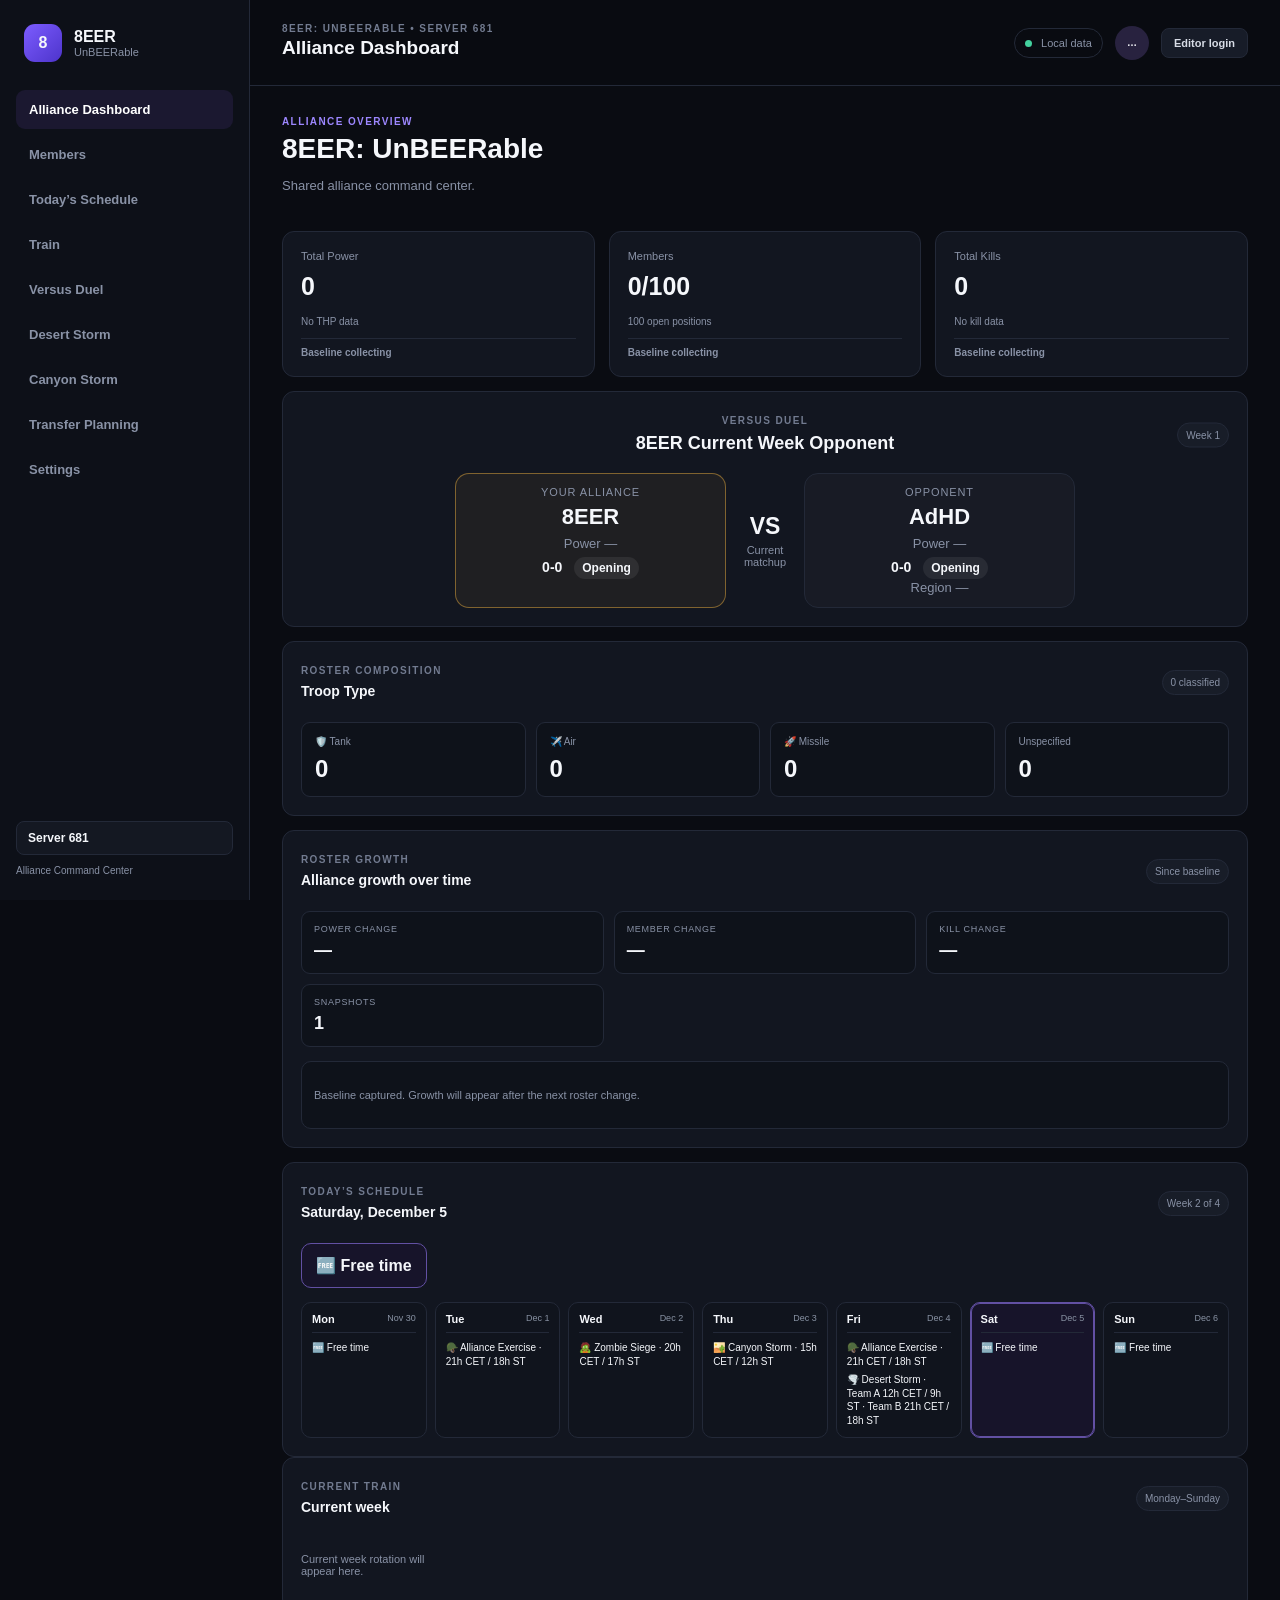
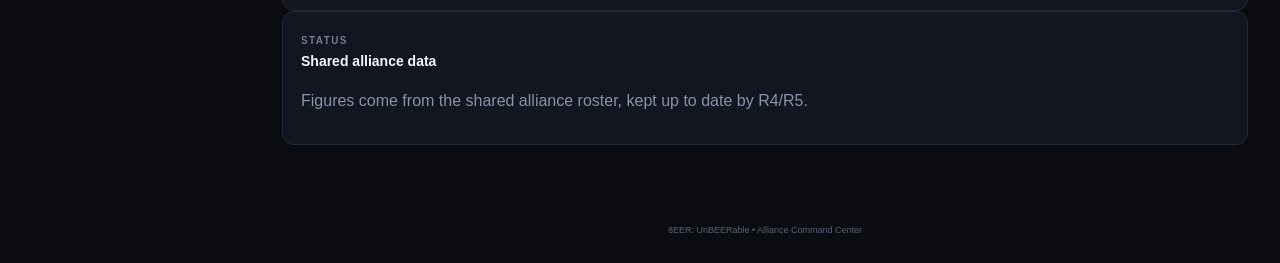
<file: index.html>
<!doctype html>
<html lang="en">
<head>
<meta charset="utf-8"><meta name="viewport" content="width=device-width,initial-scale=1,viewport-fit=cover">
<meta name="theme-color" content="#0a0c12"><meta name="app-version" content="2026-11-25.2"><meta name="description" content="8EER: UnBEERable alliance tracking dashboard."><meta name="robots" content="noindex,nofollow">
<link rel="icon" href="favicon.svg" type="image/svg+xml"><link rel="manifest" href="manifest.webmanifest"><link rel="stylesheet" href="styles.css">
<title>8EER: UnBEERable — Alliance Command Center</title>
</head><body>
<div class="app-shell">
<aside class="sidebar" id="sidebar"><div class="brand"><div class="brand-mark">8</div><div><strong>8EER</strong><span>UnBEERable</span></div></div>
<nav class="nav">
<button class="nav-item active" data-page="dashboard">Alliance Dashboard</button>
<button class="nav-item" data-page="members">Members</button>
<button class="nav-item" data-page="todays-schedule">Today’s Schedule</button>
<button class="nav-item" data-page="train">Train</button>
<button class="nav-item" data-page="vs">Versus Duel</button>
<button class="nav-item" data-page="desert-storm">Desert Storm</button>
<button class="nav-item" data-page="canyon-storm">Canyon Storm</button>
<button class="nav-item" data-page="transfer">Transfer Planning</button>
<button class="nav-item" data-page="settings">Settings</button>
</nav><div class="sidebar-footer"><div class="season-chip">Server 681</div><div class="muted small">Alliance Command Center</div></div></aside>
<main class="main"><div id="appNotice" class="app-notice" hidden></div><header class="topbar"><button class="menu-btn" id="menuBtn">☰</button><div><div class="eyebrow">8EER: UNBEERABLE • SERVER 681</div><h1 id="pageTitle">Alliance Dashboard</h1></div><div class="top-actions"><div class="status" id="cloudStatus"><span></span> Connecting…</div><div class="avatar">R5</div></div></header>
<section class="page active" id="dashboard"><div class="hero"><div><div class="eyebrow accent">ALLIANCE OVERVIEW</div><h2>8EER: UnBEERable</h2><p>Shared alliance command center.</p></div></div><div class="metric-grid dashboard-top-grid"><article class="metric"><span>Total Power</span><strong id="dashboardTotalPower">0</strong><small id="dashboardTotalPowerSource">No THP data</small><div class="metric-change" id="dashboardPowerChange">Baseline collecting</div></article><article class="metric"><span>Members</span><strong id="dashboardMemberCount">0/100</strong><small id="dashboardMemberSlots">100 open positions</small><div class="metric-change" id="dashboardMemberChange">Baseline collecting</div></article><article class="metric"><span>Total Kills</span><strong id="dashboardTotalKills">0</strong><small id="dashboardTotalKillsSource">No kill data</small><div class="metric-change" id="dashboardKillsChange">Baseline collecting</div></article></div><article class="panel dashboard-versus-metric"><div class="panel-head"><div><span class="eyebrow">VERSUS DUEL</span><h3>8EER Current Week Opponent</h3></div><span class="pill" id="dashboardVersusWeek">Week —</span></div><div id="dashboardVersusOpponent" class="today-events"><div class="train-empty">Current opponent will appear here.</div></div></article><article class="panel troop-type-panel" id="dashboardTroopTypes"><div class="panel-head"><div><span class="eyebrow">ROSTER COMPOSITION</span><h3>Troop Type</h3></div><span class="pill" id="troopTypeKnown">0 classified</span></div><div class="troop-type-grid"><div><span>🛡️ Tank</span><strong id="dashboardTankCount">0</strong></div><div><span>✈️ Air</span><strong id="dashboardAirCount">0</strong></div><div><span>🚀 Missile</span><strong id="dashboardMissileCount">0</strong></div><div><span>Unspecified</span><strong id="dashboardUnspecifiedCount">0</strong></div></div></article><article class="panel growth-panel"><div class="panel-head"><div><span class="eyebrow">ROSTER GROWTH</span><h3>Alliance growth over time</h3></div><span class="pill" id="growthPeriod">Since baseline</span></div><div class="growth-summary"><div><span>Power change</span><strong id="growthPowerDelta">—</strong></div><div><span>Member change</span><strong id="growthMemberDelta">—</strong></div><div><span>Kill change</span><strong id="growthKillsDelta">—</strong></div><div><span>Snapshots</span><strong id="growthSnapshotCount">1</strong></div></div><div id="dashboardGrowthTrend" class="growth-trend"><div class="train-empty">Baseline captured. Growth will appear after the next roster change.</div></div></article><article class="panel today-panel"><div class="panel-head"><div><span class="eyebrow">TODAY’S SCHEDULE</span><h3 id="dashboardTodayDate">Today</h3></div><span class="pill" id="dashboardRotationWeek">Week —</span></div><div id="dashboardTodayEvents" class="today-events"></div><div id="dashboardWeekEvents" class="dashboard-week-events"></div></article><article class="panel"><div class="panel-head"><div><span class="eyebrow">CURRENT TRAIN</span><h3 id="dashboardTrainWeek">Current week</h3></div><span class="pill">Monday–Sunday</span></div><div id="dashboardTrainSchedule" class="dashboard-train-schedule"><div class="train-empty">Current week rotation will appear here.</div></div></article><article class="panel"><div class="panel-head"><div><span class="eyebrow">STATUS</span><h3>Shared alliance data</h3></div></div><p class="muted">Figures come from the shared alliance roster, kept up to date by R4/R5.</p></article></section>
<section class="page" id="members"><div class="section-intro"><div><span class="eyebrow accent">ROSTER</span><h2>Members</h2><p id="memberCount">0 members</p></div><div class="member-actions"><button class="secondary" id="importMembersBtn">Import member list</button><button class="primary" id="addMemberBtn">+ Add member</button></div></div><input type="file" id="memberFileInput" accept=".xlsx,.xls,.xlsm,.csv,text/csv" hidden>
<article class="panel roster-sync-panel" id="rosterSyncStatus">
  <div class="panel-head"><div><span class="eyebrow">ROSTER SYNC</span><h3>Roster sync status</h3></div><span class="pill roster-sync-pill" id="rosterSyncPill">Checking…</span></div>
  <div class="roster-sync-grid">
    <div><span>Status</span><strong id="rosterSyncState">Checking…</strong></div>
    <div><span>Active members</span><strong id="rosterSyncRows">—</strong></div>
    <div><span>Last successful sync</span><strong id="rosterSyncTime">—</strong></div>
  </div>
  <p class="muted small" id="rosterSyncSource">Game member list (lw_sync)</p>
  <p class="roster-sync-error" id="rosterSyncError" hidden></p>
</article>
<div class="toolbar member-toolbar"><input id="memberSearch" placeholder="Search member names..."><select id="memberSort" aria-label="Sort members"><option value="thp">THP — highest to lowest</option><option value="kills">Kills — highest to lowest</option><option value="t1">T1 — highest to lowest</option><option value="type">Troop type — Tank → Air → Missile</option></select><button class="secondary" id="clearMemberSearch">Clear</button></div><article class="panel table-panel"><div class="panel-head"><div><span class="eyebrow">CURRENT ROSTER</span><h3>Member details</h3></div><span class="pill" id="visibleMemberCount">0 shown</span></div><table id="memberTable"><thead><tr><th>Member Name</th><th>THP</th><th>T1</th><th>Type</th><th>Kills</th><th>Actions</th></tr></thead><tbody></tbody></table><div id="memberEmptyState" class="empty-state" hidden>No members match your search.</div></article>
<div class="modal-backdrop" id="memberModal" hidden><div class="modal"><div class="modal-head"><h3 id="memberModalTitle">Add member</h3><button class="modal-close" id="closeMemberModal">×</button></div><label>Member Name<input id="memberNameInput"></label><label>THP<input id="memberPowerInput"></label><label>T1<input id="memberT1Input"></label><label>Type<input id="memberTypeInput"></label><label>Kills<input id="memberKillsInput" type="number" min="0" step="1" inputmode="numeric"></label><div class="modal-actions"><button class="secondary" id="cancelMemberBtn">Cancel</button><button class="primary" id="saveMemberBtn">Save member</button></div></div></div>
<div class="modal-backdrop" id="importModal" hidden><div class="modal"><div class="modal-head"><h3>Import preview</h3><button class="modal-close" id="closeImportModal">×</button></div><div id="sheetChooserWrap" hidden><label>Worksheet<select id="sheetChooser"></select></label></div><p id="importSummary" class="muted"></p><div class="preview-list" id="importPreview"></div><div class="modal-actions"><button class="secondary" id="cancelImportBtn">Cancel</button><button class="primary" id="replaceRosterBtn">Replace roster</button></div></div></div></section>
<section class="page" id="vs"><div class="section-intro"><div><span class="eyebrow accent">4-WEEK TOURNAMENT</span><h2>Versus Duel</h2><p>16 alliances · progressive W/L paths · every alliance plays all four weeks.</p></div><div class="member-actions"><button class="secondary" id="saveVersusBtn">Save Data</button><span class="pill" id="versusSaveStatus">Autosave on</span><button class="secondary" id="archiveVersusBtn">Complete & Archive Tournament</button><button class="secondary" id="undoVersusArchiveBtn">Undo latest archive</button><button class="secondary" id="resetVersusBtn">Reset tournament</button></div></div>
<article class="panel versus-prediction-panel"><div class="panel-head"><div><span class="eyebrow">POWER PREDICTION</span><h3>8EER Matchup Prediction</h3></div><span class="pill" id="versusPredictionWeek">Week —</span></div><div id="versusPrediction"><div class="train-empty">Enter alliance power to calculate the current matchup.</div></div></article>
<div class="versus-grid">
<article class="panel"><div class="panel-head"><div><span class="eyebrow">SETUP</span><h3>Teams</h3></div><span class="pill">Original order controls pairing</span></div><p class="muted">Enter all 16 alliance names and Power. Power is informational; pairings always follow original order within the exact W/L path.</p><div class="member-actions versus-import-actions"><button class="secondary" id="versusPictureBtn">Import from picture</button><input type="file" id="versusPictureInput" accept="image/*" hidden></div><div id="versusPictureReview" class="versus-picture-review" hidden><img id="versusPicturePreview" alt="Alliance list preview"><p class="muted" id="versusOcrStatus">Ready to scan.</p><textarea id="versusOcrText" class="train-email-text" placeholder="Detected text will appear here. Review it before importing."></textarea><div class="member-actions"><button class="secondary" id="versusApplyOcrBtn">Apply detected teams</button><button class="secondary" id="versusCancelOcrBtn">Cancel</button></div></div><div class="versus-team-list" id="versusTeamList"></div></article>
<article class="panel versus-standings-panel"><div class="panel-head"><div><span class="eyebrow">STANDINGS</span><h3>Teams / Standings</h3></div><span class="pill">Most wins first</span></div><div class="monthly-rotation"><table class="rotation-table versus-standings"><thead><tr><th>#</th><th>Alliance</th><th>Power</th><th>Nationality</th><th>W</th><th>L</th><th>Record</th><th>Path</th></tr></thead><tbody id="versusStandingsBody"></tbody></table></div></article>
</div>
<div class="versus-weeks" id="versusWeeks"></div><article class="panel"><div class="panel-head"><div><span class="eyebrow">HISTORY</span><h3>Tournament History</h3></div><span class="pill" id="versusHistoryCount">0 archived</span></div><p class="muted">Completed 4-week tournaments are kept for future matchup and prediction calculations.</p><div id="versusHistory" class="versus-history"></div></article>
</section>
<section class="page" id="desert-storm"><div class="section-intro"><div><span class="eyebrow accent">EVENT ROSTER</span><h2>Desert Storm</h2><p>Build Team A and Team B from the live alliance roster.</p></div><span class="pill" id="desertStormSaveStatus">Loading shared roster…</span></div>
<div class="desert-team-toolbar"><div class="desert-team-tabs"><button class="train-tab active" data-ds-team="a">Team A</button><button class="train-tab" data-ds-team="b">Team B</button><button class="train-tab" id="dsSkippedTab">Skipped Rotation</button></div><div class="ds-toolbar-actions"><button class="secondary" id="dsPictureBtn">Import Team A from picture</button><button class="primary ds-sync-btn" id="dsSyncMainBtn" disabled>SYNC THP DATA</button></div><input type="file" id="dsPictureInput" accept="image/*" hidden></div><div class="desert-picture-review" id="dsPictureReview" hidden><div class="panel-head"><div><span class="eyebrow">PICTURE IMPORT</span><h3 id="dsPictureTitle">Review Team A members</h3></div><button class="modal-close" id="dsPictureClose">×</button></div><div class="desert-picture-review-grid"><img id="dsPicturePreview" alt="Desert Storm team screenshot"><div><p class="muted">The screenshot is scanned for player names and THP. Review the detected values before applying them.</p><label class="ds-picture-date">Event date<input type="date" id="dsPictureEventDate"></label><textarea id="dsPictureNames" class="train-email-text" placeholder="OCR text will appear here. You can correct it before matching."></textarea></div></div><div id="dsPictureMatches" class="ds-picture-matches"></div><div class="member-actions"><button class="secondary" id="dsMatchPictureNames">Re-scan text</button><button class="secondary" id="dsApplyPictureNames" disabled>Stage roster + THP</button><button class="primary ds-sync-btn" id="dsSyncPictureData" disabled>SYNC</button><span class="muted small" id="dsPictureStatus">Picture loaded. Review names before applying.</span></div></div><div class="desert-team-summary"><article class="metric"><span id="dsTeamLabel">Team A</span><strong id="dsTeamFilled">0/30</strong><small>20 starters · 10 substitutes</small></article><article class="metric"><span>Starters</span><strong id="dsStarterCount">0/20</strong><small>Battle lineup</small></article><article class="metric"><span>Substitutes</span><strong id="dsSubCount">0/10</strong><small>Reserve lineup</small></article></div>
<article class="panel"><div class="panel-head"><div><span class="eyebrow">STARTING LINEUP</span><h3 id="dsStartersTitle">Team A · 20 Starters</h3></div><span class="pill">20 slots</span></div><div id="dsStarters" class="desert-roster-grid"></div></article>
<article class="panel"><div class="panel-head"><div><span class="eyebrow">SUBSTITUTES</span><h3 id="dsSubsTitle">Team A · 10 Subs</h3></div><span class="pill">10 slots</span></div><div id="dsSubs" class="desert-roster-grid desert-subs-grid"></div></article>
<div id="dsSkippedView" hidden><article class="panel"><div class="panel-head"><div><span class="eyebrow">FAIR ROTATION</span><h3>Skipped alliance members</h3></div><span class="pill">No repeat skips</span></div><p class="muted">Members skipped in the previous saved event cannot be skipped again in this event.</p><div class="ds-skip-controls"><label>Event date<input type="date" id="dsSkipDate"></label><label>Add member<select id="dsSkipMember"><option value="">Select eligible member</option></select></label><button class="secondary" id="dsAddSkipped">+ Add skipped member</button><button class="primary" id="dsSaveSkipped">Save event</button></div><div class="desert-team-summary"><article class="metric"><span>Skipped this event</span><strong id="dsSkipCount">0</strong></article><article class="metric"><span>Skipped last event</span><strong id="dsLastSkipCount">0</strong></article><article class="metric"><span>Eligible now</span><strong id="dsEligibleSkipCount">0</strong></article></div><div id="dsCurrentSkipped" class="ds-skip-chips"></div></article><article class="panel"><div class="panel-head"><div><span class="eyebrow">HISTORY</span><h3>Previous Desert Storm skips</h3></div><span class="pill" id="dsSkipHistoryCount">0 events</span></div><div id="dsSkipHistory" class="ds-skip-history"></div></article></div></section>
<section class="page" id="canyon-storm"><div class="section-intro"><div><span class="eyebrow accent">EVENT ROSTER</span><h2>Canyon Storm</h2><p>Build Team A and Team B from the live alliance roster.</p></div><span class="pill" id="canyonStormSaveStatus">Loading shared roster…</span></div>
<div class="desert-team-toolbar"><div class="desert-team-tabs"><button class="train-tab active" data-cs-team="a">Team A</button><button class="train-tab" data-cs-team="b">Team B</button></div><div class="ds-toolbar-actions"><button class="secondary" id="csPictureBtn">Import Team A from picture</button><button class="primary ds-sync-btn" id="csSyncMainBtn" disabled>SYNC THP DATA</button></div><input type="file" id="csPictureInput" accept="image/*" hidden></div>
<div class="desert-picture-review" id="csPictureReview" hidden><div class="panel-head"><div><span class="eyebrow">PICTURE IMPORT</span><h3 id="csPictureTitle">Review Team A members + THP</h3></div><button class="modal-close" id="csPictureClose">×</button></div><div class="desert-picture-review-grid"><img id="csPicturePreview" alt="Canyon Storm team screenshot"><div><p class="muted">The screenshot is scanned for player names and THP. Correct any detected THP before staging.</p><label class="ds-picture-date">Event date<input type="date" id="csPictureEventDate"></label><textarea id="csPictureNames" class="train-email-text" placeholder="OCR text will appear here. You can correct it before matching."></textarea></div></div><div id="csPictureMatches" class="ds-picture-matches"></div><div class="member-actions"><button class="secondary" id="csMatchPictureNames">Re-scan text</button><button class="secondary" id="csApplyPictureNames" disabled>Stage roster + THP</button><button class="primary ds-sync-btn" id="csSyncPictureData" disabled>SYNC</button><span class="muted small" id="csPictureStatus">Picture loaded. Review names before applying.</span></div></div>
<div class="desert-team-summary"><article class="metric"><span id="csTeamLabel">Team A</span><strong id="csTeamFilled">0/30</strong><small>20 starters · 10 substitutes</small></article><article class="metric"><span>Starters</span><strong id="csStarterCount">0/20</strong><small>Battle lineup</small></article><article class="metric"><span>Substitutes</span><strong id="csSubCount">0/10</strong><small>Reserve lineup</small></article></div>
<article class="panel"><div class="panel-head"><div><span class="eyebrow">STARTING LINEUP</span><h3 id="csStartersTitle">Team A · 20 Starters</h3></div><span class="pill">20 slots</span></div><div id="csStarters" class="desert-roster-grid"></div></article>
<article class="panel"><div class="panel-head"><div><span class="eyebrow">SUBSTITUTES</span><h3 id="csSubsTitle">Team A · 10 Subs</h3></div><span class="pill">10 slots</span></div><div id="csSubs" class="desert-roster-grid desert-subs-grid"></div></article></section>
<section class="page" id="transfer"><div class="section-intro"><div><span class="eyebrow accent">ROSTER MANAGEMENT</span><h2>Transfer Planning</h2><p>Plan transfer-seat capacity and applicants using the same calculation model as the transfer workbook.</p></div><button class="primary" id="transferAddBtn">Add applicant</button></div>
<div class="transfer-capacity-grid" id="transferCapacity"></div>
<article class="panel"><div class="panel-head"><div><span class="eyebrow">TRANSFER APPLICANTS</span><h3>Candidate planning table</h3></div><span class="pill" id="transferApplicantCount">0 applicants</span></div><p class="muted">Seat rank drives the capacity calculation. Limits: Elite 0 · Contributor 3 · Pioneer 30 · Follower 40.</p><div class="transfer-table-wrap"><table class="transfer-table"><thead><tr><th>#</th><th>Server</th><th>Name</th><th>Transfer Seat</th><th>Hero Power (M)</th><th>Preferred Alliance</th><th>Group</th><th>Comments</th><th></th></tr></thead><tbody id="transferRows"></tbody></table></div></article></section>
<section class="page" id="todays-schedule"><div class="section-intro"><div><span class="eyebrow accent">ALLIANCE PLANNING</span><h2>Today’s Schedule</h2><p>Weekly planning, reminders, and secret-task tracking for the alliance.</p></div></div>
<div class="schedule-sections"><article class="panel daily-email-panel"><div class="panel-head"><div><span class="eyebrow">DAILY EMAIL</span><h3>Today’s alliance message</h3></div><div class="member-actions"><button class="secondary" id="generateDailyEmailBtn">Generate email</button><button class="secondary" id="undoDailyEmailBtn" disabled>Undo</button><button class="secondary" id="copyDailyEmailBtn" disabled>Copy email</button></div></div><p class="muted">Builds today’s message from Weekly Calendar, Reminders, VS Strategy, and Shiny Secret Tasks.</p><textarea id="dailyEmailText" class="train-email-text" readonly placeholder="Select Generate email to build today’s message."></textarea><div id="dailyEmailStatus" class="muted small"></div></article>
<article class="panel"><div class="panel-head"><div><span class="eyebrow">CALENDAR</span><h3>Weekly Calendar</h3></div><div class="member-actions"><span class="pill" id="rotationBlockLabel">4-week rotation</span><button class="secondary" id="undoRotationBtn">Undo 4 weeks</button><button class="secondary" id="nextRotationBtn">Generate next 4 weeks</button></div></div>
<p class="muted">Marshal repeats every 2 days and Zombie Siege every 3 days. Canyon Storm is Thursday and Desert Storm is Friday. The next 4-week block continues from the previous block without resetting recurring-event intervals.</p>
<div class="monthly-rotation"><table class="rotation-table"><thead><tr><th>Day</th><th>Week 1</th><th>Week 2</th><th>Week 3</th><th>Week 4</th></tr></thead><tbody id="rotationCalendarBody"></tbody></table></div>
<div class="rotation-totals" id="rotationTotals"></div>
<p class="muted small rotation-note" id="rotationRange"></p>
</article>
<article class="panel"><div class="panel-head"><div><span class="eyebrow">REMINDERS</span><h3>Reminders</h3></div><span class="pill" id="reminderDay">Today</span></div>
<div class="reminder-list">
<div class="reminder-card" id="desertReminder"><div><strong>Desert Storm</strong><span>Monday – Wednesday</span></div><p>Reminder to sign up to Desert Storm</p></div>
<div class="reminder-card" id="canyonReminder"><div><strong>Canyon Storm</strong><span>Saturday – Tuesday</span></div><p>Reminder to sign up to Canyon Storm</p></div>
</div>
<div class="vs-addon"><button class="secondary vs-addon-toggle" id="vsStrategyToggle">VS Strategy <span>Automatic from prediction</span></button><div id="vsStrategyOptions" class="vs-strategy-options" hidden><p class="muted">Automatically follows the current 8EER power prediction.</p><div class="member-actions"><button class="secondary vs-choice" data-vs-strategy="push" disabled>Push in VS</button><button class="secondary vs-choice" data-vs-strategy="save" disabled>Save in VS</button></div><div id="vsStrategyStatus" class="vs-strategy-status">Waiting for matchup power data.</div></div></div>
</article>
<article class="panel"><div class="panel-head"><div><span class="eyebrow">SECRET TASKS</span><h3>Shiny Secret Tasks</h3></div><span class="pill">July–December 2026</span></div>
<p class="muted">Shiny Tasks 6-Month Rotation Schedule · July–December 2026 · Servers 677–804. Each date is shown in its assigned Group A, B, or C rotation color.</p>
<div class="shiny-calendar" id="shinyCalendar"></div>
<div class="shiny-legend"><div><span class="shiny-dot blue"></span><strong>Group A · Cycle 0</strong><small>Blue days · 43 servers</small></div><div><span class="shiny-dot green"></span><strong>Group B · Cycle 1</strong><small>Green days · 37 servers</small></div><div><span class="shiny-dot yellow"></span><strong>Group C · Cycle 2</strong><small>Yellow days · 48 servers</small></div></div>
</article>
</div></section>
<section class="page" id="train"><div class="section-intro"><div><span class="eyebrow accent">ALLIANCE TRAIN</span><h2>Train Rotation</h2><p>Fair weekly Conductor and VIP scheduling across the alliance roster.</p></div><div class="member-actions"><button class="secondary" id="trainRefreshBtn">Refresh</button><button class="secondary" id="undoTrainWeekBtn">Undo coming week</button><button class="primary" id="generateTrainWeekBtn">Generate coming week</button></div></div>
<div class="metric-grid three"><article class="metric"><span>Week</span><strong id="trainWeekLabel">—</strong><small>Monday–Sunday</small></article><article class="metric"><span>Conductor progress</span><strong id="conductorProgress">0/0</strong><small id="conductorCycle">Cycle 1</small></article><article class="metric"><span>VIP progress</span><strong id="vipProgress">0/0</strong><small id="vipCycle">Cycle 1</small></article></div>
<div class="train-tabs"><button class="train-tab active" data-train-tab="conductor">Conductor</button><button class="train-tab" data-train-tab="vip">VIP</button></div>
<div class="train-start-control"><label>Start both lists at # <input id="trainStartNumber" type="number" min="1" step="1" placeholder="Next"></label><span id="trainStartHint" class="muted">The chosen number applies to both Conductor and VIP. Leave blank to continue both saved rotations.</span></div>
<article class="panel"><div class="panel-head"><div><span class="eyebrow">COMING WEEK</span><h3 id="trainRoleTitle">Conductor schedule</h3></div><span class="pill">7 assignments</span></div><div id="trainSchedule" class="train-schedule"></div></article>
<article class="panel"><div class="panel-head"><div><span class="eyebrow">ROTATION ORDER</span><h3 id="trainQueueTitle">Conductor list</h3></div><span class="pill" id="trainEligibleCount">0 eligible</span></div><p class="muted">Only names currently in the alliance member roster are eligible. The original order is preserved.</p><div id="trainQueue" class="train-queue"></div></article>
<article class="panel" id="trainEmailPanel"><div class="panel-head"><div><span class="eyebrow">EMAIL / ANNOUNCEMENT</span><h3>Train rotation for next week</h3></div><button class="secondary" id="copyTrainEmailBtn">Copy email</button></div><p class="muted">Automatically generated from the saved coming-week rotation.</p><textarea id="trainEmailText" class="train-email-text" readonly placeholder="Generate the coming week to create the email."></textarea><div id="trainCopyStatus" class="muted small"></div></article><article class="panel"><div class="panel-head"><div><span class="eyebrow">HISTORY</span><h3>Previous weekly rotations</h3></div></div><div id="trainHistory" class="train-history"></div></article></section>
<section class="page" id="settings"><div class="section-intro"><div><span class="eyebrow accent">SYSTEM</span><h2>Settings</h2><p>Cloud and roster controls.</p></div></div><article class="panel"><div class="panel-head"><div><span class="eyebrow">SHARED DATABASE</span><h3>Supabase</h3></div><span class="pill" id="cloudSettingsStatus">Connecting</span></div><p id="cloudMessage" class="muted">Connecting to shared roster…</p><div class="member-actions"><button class="secondary" id="pullCloudBtn" disabled>Refresh from cloud</button><button class="danger-outline" id="resetRosterBtn">Clear roster</button></div></article></section>
<footer class="site-footer">8EER: UnBEERable • Alliance Command Center</footer></main></div>
<script src="app.js"></script></body></html>
</file>
<file: styles.css>
:root{--bg:#0a0c12;--sidebar:#0d1018;--panel:#121620;--panel2:#171c28;--border:#232938;--text:#f5f7fb;--muted:#8992a6;--accent:#7c5cff;--accent2:#9d87ff;--green:#43d19e;--red:#ff667a}
*{box-sizing:border-box}body{margin:0;background:var(--bg);color:var(--text);font-family:Inter,ui-sans-serif,-apple-system,BlinkMacSystemFont,"Segoe UI",Roboto,Arial,sans-serif}button,input,select{font:inherit}.sidebar{position:fixed;inset:0 auto 0 0;width:250px;background:var(--sidebar);border-right:1px solid var(--border);padding:24px 16px;display:flex;flex-direction:column;z-index:20}.brand{display:flex;align-items:center;gap:12px;padding:0 8px 28px}.brand-mark{width:38px;height:38px;border-radius:11px;background:linear-gradient(135deg,var(--accent),#4d34cb);display:grid;place-items:center;font-weight:800}.brand span{display:block;font-size:11px;color:var(--muted)}.nav{display:flex;flex-direction:column;gap:6px}.nav-item{border:0;background:transparent;color:var(--muted);text-align:left;padding:12px 13px;border-radius:9px;cursor:pointer;font-size:13px;font-weight:600}.nav-item:hover{background:#151925;color:#fff}.nav-item.active{background:#1b1830;color:#fff}.sidebar-footer{margin-top:auto}.season-chip{border:1px solid var(--border);background:#141822;border-radius:8px;padding:9px 11px;margin-bottom:10px;font-size:12px;font-weight:700}.small{font-size:10px}.muted{color:var(--muted)}.main{margin-left:250px;min-height:100vh}.topbar{height:86px;border-bottom:1px solid var(--border);display:flex;align-items:center;padding:0 32px;position:sticky;top:0;background:rgba(10,12,18,.92);backdrop-filter:blur(14px);z-index:10}.topbar h1{font-size:19px;margin:3px 0}.eyebrow{font-size:10px;letter-spacing:.14em;font-weight:800;color:#727b90}.eyebrow.accent{color:var(--accent2)}.top-actions{margin-left:auto;display:flex;align-items:center;gap:12px}.status{font-size:11px;color:var(--muted);border:1px solid var(--border);padding:8px 10px;border-radius:20px}.status span{display:inline-block;width:7px;height:7px;background:var(--green);border-radius:50%;margin-right:6px}.avatar{width:34px;height:34px;border-radius:50%;background:#28223f;display:grid;place-items:center;font-size:11px;font-weight:800}.menu-btn{display:none;border:1px solid var(--border);background:var(--panel);color:#fff;width:34px;height:34px;border-radius:9px;margin-right:12px}.page{display:none;padding:30px 32px 60px;max-width:1500px;margin:auto}.page.active{display:block}.hero,.section-intro{display:flex;justify-content:space-between;align-items:flex-end;margin-bottom:25px}.hero h2,.section-intro h2{font-size:28px;margin:6px 0}.hero p,.section-intro p{color:var(--muted);font-size:13px}.primary,.secondary,.danger-outline{border-radius:8px;padding:10px 14px;font-weight:700;font-size:11px;cursor:pointer}.primary{background:var(--accent);color:#fff;border:0}.secondary,.danger-outline{background:var(--panel2);color:#d7dce6;border:1px solid var(--border)}.danger-outline{color:var(--red);border-color:#5b2933}.metric-grid{display:grid;grid-template-columns:repeat(4,1fr);gap:14px;margin-bottom:14px}.metric-grid.three{grid-template-columns:repeat(3,1fr)}.metric,.panel{background:var(--panel);border:1px solid var(--border);border-radius:12px;padding:18px}.metric>span{display:block;color:var(--muted);font-size:11px}.metric strong{display:block;font-size:25px;margin:10px 0}.metric small{color:var(--muted);font-size:10px}.panel-head{display:flex;align-items:center;justify-content:space-between;margin-bottom:18px}.panel h3{margin:5px 0;font-size:14px}.pill{font-size:10px;color:var(--muted);background:#181d28;border:1px solid var(--border);padding:6px 8px;border-radius:20px}.toolbar,.member-actions{display:flex;gap:9px;margin-bottom:14px;flex-wrap:wrap}.toolbar input{background:var(--panel);border:1px solid var(--border);color:#fff;border-radius:8px;padding:10px 12px;min-width:260px}.table-panel{overflow-x:auto}table{width:100%;border-collapse:collapse;font-size:11px}th{text-align:left;color:#6f7890;font-size:9px;padding:11px 10px;border-bottom:1px solid var(--border)}td{padding:14px 10px;border-bottom:1px solid #1d2230}.row-actions{display:flex;gap:6px}.mini-btn{background:#1b2030;color:#dce1eb;border:1px solid var(--border);border-radius:6px;padding:6px 9px;font-size:9px;cursor:pointer}.mini-btn.danger{color:var(--red)}.empty-state{text-align:center;color:var(--muted);padding:28px}.modal-backdrop{position:fixed;inset:0;background:rgba(0,0,0,.72);display:grid;place-items:center;z-index:100;padding:18px}.modal-backdrop[hidden]{display:none}.modal{width:min(520px,100%);background:#111620;border:1px solid var(--border);border-radius:14px;padding:20px}.modal-head{display:flex;justify-content:space-between;align-items:center}.modal-close{background:transparent;border:0;color:#8f98aa;font-size:24px}.modal label{display:flex;flex-direction:column;gap:7px;color:var(--muted);font-size:10px}.modal input,.modal select{background:#0d1119;border:1px solid var(--border);color:#fff;border-radius:8px;padding:11px}.modal-actions{display:flex;justify-content:flex-end;gap:8px;margin-top:20px}.preview-list{max-height:330px;overflow:auto;border:1px solid var(--border);border-radius:8px}.preview-list>div{display:grid;grid-template-columns:35px 1fr;gap:10px;padding:9px 12px;border-bottom:1px solid var(--border);font-size:10px}.app-notice{margin:14px 32px 0;padding:10px 13px;border:1px solid #5b4a25;background:#241f13;color:#e7c875;border-radius:8px;font-size:11px}.site-footer{padding:20px 32px 28px;color:#596276;font-size:9px;text-align:center}
@media(max-width:900px){.sidebar{transform:translateX(-100%);transition:.2s}.sidebar.open{transform:none}.main{margin-left:0}.menu-btn{display:block}.metric-grid,.metric-grid.three{grid-template-columns:repeat(2,1fr)}}@media(max-width:560px){.page{padding:22px 16px}.topbar{padding:0 16px}.hero,.section-intro{align-items:flex-start;flex-direction:column;gap:18px}.metric-grid,.metric-grid.three{grid-template-columns:1fr 1fr}.toolbar input{min-width:100%;width:100%}}
.train-tabs{display:flex;gap:8px;margin:4px 0 14px}.train-tab{border:1px solid var(--border);background:var(--panel);color:var(--muted);padding:10px 18px;border-radius:9px;font-weight:800;font-size:11px;cursor:pointer}.train-tab.active{background:#211b3b;color:#fff;border-color:#493c79}.train-schedule{display:grid;grid-template-columns:repeat(7,1fr);gap:9px}.train-day{background:#0e121a;border:1px solid var(--border);border-radius:10px;padding:13px;min-height:92px}.train-day span{display:block;color:var(--muted);font-size:9px;text-transform:uppercase;letter-spacing:.08em}.train-day strong{display:block;font-size:12px;margin-top:13px;word-break:break-word}.train-day small{display:block;color:#616b80;font-size:9px;margin-top:5px}.train-queue{display:grid;grid-template-columns:repeat(4,1fr);gap:7px}.train-person{display:flex;align-items:center;gap:9px;padding:9px 10px;background:#0e121a;border:1px solid var(--border);border-radius:8px;font-size:10px}.train-person .num{color:#646e83;width:24px}.train-person.used{opacity:.45}.train-person.next{border-color:#6250a3;background:#1b1730}.train-history-week{border:1px solid var(--border);border-radius:9px;margin-bottom:9px;overflow:hidden}.train-history-head{padding:11px 13px;background:#0f131c;font-size:11px;font-weight:800}.train-history-grid{display:grid;grid-template-columns:repeat(7,1fr);gap:1px;background:var(--border)}.train-history-cell{background:var(--panel);padding:10px;font-size:9px}.train-history-cell span{display:block;color:var(--muted);margin-bottom:5px}.train-empty{color:var(--muted);font-size:11px;padding:15px 0}@media(max-width:1100px){.train-schedule,.train-history-grid{grid-template-columns:repeat(4,1fr)}.train-queue{grid-template-columns:repeat(3,1fr)}}@media(max-width:700px){.train-schedule,.train-history-grid{grid-template-columns:repeat(2,1fr)}.train-queue{grid-template-columns:repeat(2,1fr)}}
.train-start-control{display:flex;align-items:center;gap:12px;margin:-3px 0 14px;flex-wrap:wrap}.train-start-control label{display:flex;align-items:center;gap:8px;font-size:11px;font-weight:800}.train-start-control input{width:88px;background:var(--panel);border:1px solid var(--border);color:#fff;border-radius:8px;padding:9px 10px}.train-start-control span{font-size:10px}
.dashboard-train-schedule{display:grid;grid-template-columns:repeat(7,1fr);gap:9px}.dashboard-train-day{background:#0e121a;border:1px solid var(--border);border-radius:10px;padding:12px;min-width:0}.dashboard-train-day>span{display:block;color:var(--muted);font-size:9px;text-transform:uppercase;letter-spacing:.08em;margin-bottom:11px}.dashboard-train-day>div+div{margin-top:10px}.dashboard-train-day small{display:block;color:#626d82;font-size:8px;margin-bottom:3px}.dashboard-train-day strong{display:block;font-size:10px;word-break:break-word}@media(max-width:1100px){.dashboard-train-schedule{grid-template-columns:repeat(4,1fr)}}@media(max-width:700px){.dashboard-train-schedule{grid-template-columns:repeat(2,1fr)}}
.train-email-text{width:100%;min-height:520px;resize:vertical;background:#0e121a;border:1px solid var(--border);border-radius:10px;color:#dce2ee;padding:16px;line-height:1.55;font:11px/1.6 ui-monospace,SFMono-Regular,Menlo,Consolas,monospace;box-sizing:border-box}.train-email-text:focus{outline:1px solid #6250a3}.train-email-text::placeholder{color:#667085}
.shiny-calendar{display:grid;grid-template-columns:repeat(3,1fr);gap:14px;margin-top:16px}.shiny-month{border:1px solid var(--border);border-radius:12px;padding:12px;background:#10141d}.shiny-month h4{margin:0 0 10px;text-align:center}.shiny-grid{display:grid;grid-template-columns:repeat(7,1fr);gap:4px}.shiny-grid span{min-height:32px;display:flex;align-items:center;justify-content:center;border-radius:6px;font-size:11px}.shiny-grid .dow{min-height:22px;color:#7f8999;font-size:9px;text-transform:uppercase}.shiny-grid .blank{opacity:0}.shiny-grid .day{font-weight:800}.shiny-grid .shiny-a{background:#3478df;color:#fff}.shiny-grid .shiny-b{background:#3dad55;color:#fff}.shiny-grid .shiny-c{background:#d7ad37;color:#15120a}.shiny-legend{display:grid;grid-template-columns:repeat(3,1fr);gap:10px;margin-top:14px}.shiny-legend>div{display:grid;grid-template-columns:auto 1fr;column-gap:8px;align-items:center;border:1px solid var(--border);border-radius:10px;padding:10px}.shiny-legend small{grid-column:2;color:#7f8999}.shiny-dot{width:10px;height:10px;border-radius:50%;display:block}.shiny-dot.blue{background:#3478df}.shiny-dot.green{background:#3dad55}.shiny-dot.yellow{background:#d7ad37}@media(max-width:900px){.shiny-calendar{grid-template-columns:repeat(2,1fr)}}@media(max-width:600px){.shiny-calendar,.shiny-legend{grid-template-columns:1fr}}
.reminder-list{display:grid;grid-template-columns:repeat(2,1fr);gap:10px}.reminder-card{border:1px solid var(--border);border-radius:11px;padding:13px;background:#10141d;opacity:.55}.reminder-card.active{opacity:1;border-color:#6250a3;background:#17142a}.reminder-card>div{display:flex;flex-direction:column;align-items:flex-start;gap:4px}.reminder-card span{display:block;font-size:10px;color:#8993a4}.reminder-card p{margin:10px 0 0}.vs-addon{margin-top:14px}.vs-addon-toggle{width:100%;display:flex;justify-content:space-between}.vs-addon-toggle span{font-size:10px;color:#8993a4}.vs-strategy-options{margin-top:10px;border:1px solid var(--border);border-radius:10px;padding:12px}.vs-choice.active{border-color:#6250a3;background:#1b1730}.vs-strategy-status{margin-top:10px;font-size:11px;color:#aab2c0}@media(max-width:650px){.reminder-list{grid-template-columns:1fr}}
.monthly-rotation{overflow-x:auto;margin-top:14px}.rotation-table{width:100%;min-width:780px;border-collapse:separate;border-spacing:5px}.rotation-table th,.rotation-table td{padding:10px;border-radius:8px;text-align:left;vertical-align:top}.rotation-table thead th{font-size:10px;text-transform:uppercase;color:#8993a4}.rotation-table tbody th{font-size:11px;color:#c8cfdb;white-space:nowrap}.rotation-table td{background:#10141d;border:1px solid var(--border);font-size:11px;line-height:1.7}.rotation-totals{display:grid;grid-template-columns:repeat(5,1fr);gap:8px;margin-top:14px}.rotation-totals>div{border:1px solid var(--border);border-radius:9px;padding:10px;background:#10141d}.rotation-totals strong{display:block;font-size:18px}.rotation-totals span{font-size:10px;color:#8993a4}.rotation-note{margin-top:12px}@media(max-width:800px){.rotation-totals{grid-template-columns:repeat(2,1fr)}}
.today-events{display:flex;gap:9px;flex-wrap:wrap}.today-event{border:1px solid #6250a3;background:#17142a;border-radius:10px;padding:12px 14px;font-weight:700}.today-reminder{display:grid;gap:6px;margin-top:12px}.today-reminder>div{border-left:2px solid #6250a3;padding:7px 10px;background:#10141d;border-radius:0 7px 7px 0;font-size:11px}
.dashboard-week-events{display:grid;grid-template-columns:repeat(7,1fr);gap:8px;margin-top:14px}.dashboard-week-day{border:1px solid var(--border);border-radius:10px;padding:10px;background:#10141d;min-height:100px}.dashboard-week-day.active{border-color:#6250a3;background:#17142a;box-shadow:0 0 0 1px #6250a3 inset}.dashboard-week-head{display:flex;justify-content:space-between;gap:6px;padding-bottom:7px;border-bottom:1px solid var(--border)}.dashboard-week-head strong{font-size:11px}.dashboard-week-head span{font-size:9px;color:#8993a4}.dashboard-week-list{display:grid;gap:5px;margin-top:8px}.dashboard-week-list span{font-size:10px;line-height:1.35}@media(max-width:1100px){.dashboard-week-events{grid-template-columns:repeat(4,1fr)}}@media(max-width:650px){.dashboard-week-events{grid-template-columns:repeat(2,1fr)}}
.daily-email-panel{border-color:#393052}.daily-email-panel .train-email-text{min-height:330px}
.versus-grid{display:grid;grid-template-columns:minmax(360px,.8fr) minmax(520px,1.2fr);gap:14px;margin-bottom:14px}
.versus-team-list{display:grid;gap:7px}.versus-team-row{display:grid;grid-template-columns:42px minmax(180px,1fr) minmax(110px,140px) minmax(120px,150px);gap:8px;align-items:center}.versus-team-row input{box-sizing:border-box;min-width:0;width:100%;background:#0e121a;border:1px solid var(--border);border-radius:8px;color:var(--text);padding:9px}.versus-seed{font-size:11px;color:#8993a4;font-weight:800}
.versus-weeks{display:grid;gap:14px}.versus-matches{display:grid;grid-template-columns:repeat(2,minmax(0,1fr));gap:10px}.versus-match{border:1px solid var(--border);background:#10141d;border-radius:11px;padding:12px;display:grid;gap:9px}.versus-match-head,.versus-side,.versus-outcome{display:flex;align-items:center;gap:9px}.versus-match-head{justify-content:space-between}.versus-side{display:grid;grid-template-columns:22px minmax(0,1fr) 120px 70px}.versus-side>span{font-size:10px;color:#8993a4;font-weight:800}.versus-side small{color:#8993a4}.versus-side select{background:#0e121a;color:var(--text);border:1px solid var(--border);border-radius:7px;padding:7px}.auto-result{justify-self:center}.versus-outcome{justify-content:space-between;border-top:1px solid var(--border);padding-top:8px;font-size:10px;color:#8993a4}.path-badge{display:inline-block;border:1px solid #6250a3;background:#17142a;border-radius:999px;padding:3px 7px;font-size:10px;font-weight:800;letter-spacing:.08em}.versus-standings td,.versus-standings th{white-space:nowrap}
@media(max-width:1100px){.versus-grid{grid-template-columns:1fr}.versus-matches{grid-template-columns:1fr}}@media(max-width:650px){.versus-team-row{grid-template-columns:36px minmax(0,1fr) minmax(0,1fr);gap:8px;padding:10px 0;border-bottom:1px solid var(--border)}.versus-team-row .versus-seed{grid-column:1;grid-row:1;align-self:center}.versus-team-row input[data-field="name"]{grid-column:2 / -1;grid-row:1}.versus-team-row input[data-field="power"]{grid-column:2;grid-row:2}.versus-team-row input[data-field="nationality"]{grid-column:3;grid-row:2}.versus-side{grid-template-columns:22px 1fr 62px}.versus-side small{display:none}}

.versus-import-actions{margin:12px 0}.versus-picture-review{border:1px solid var(--border);border-radius:10px;padding:12px;margin-bottom:12px;background:#0e121a}.versus-picture-review img{display:block;max-width:100%;max-height:320px;margin:0 auto 10px;border-radius:8px}.versus-picture-review textarea{min-height:180px;margin:10px 0}
/* Versus team editor: stable two-row layout at every viewport */
.versus-team-row{
  display:grid;
  grid-template-columns:64px minmax(0,1fr) minmax(0,1fr);
  gap:8px;
  align-items:center;
  padding:8px 0;
  border-bottom:1px solid var(--border);
}
.versus-team-row .versus-seed{grid-column:1;grid-row:1;align-self:center}
.versus-team-row input[data-field="name"]{grid-column:2 / -1;grid-row:1}
.versus-team-row input[data-field="power"]{grid-column:2;grid-row:2}
.versus-team-row input[data-field="nationality"]{grid-column:3;grid-row:2}
.versus-team-row input{box-sizing:border-box;min-width:0;width:100%}
@media(max-width:650px){
  .versus-team-row{grid-template-columns:42px minmax(0,1fr) minmax(0,1fr)}
}

.versus-history{display:grid;gap:9px}.versus-history-item{border:1px solid var(--border);border-radius:10px;background:#10141d;padding:10px}.versus-history-item summary{cursor:pointer;display:flex;justify-content:space-between;gap:12px;align-items:center}.versus-history-item summary span{font-size:10px;color:#8993a4}
.versus-team-row select{box-sizing:border-box;min-width:0;width:100%;background:#0e121a;border:1px solid var(--border);border-radius:8px;color:var(--text);padding:9px}
.versus-team-row select[data-field="nationality"]{grid-column:3;grid-row:2}

.versus-dashboard-match{display:grid;grid-template-columns:minmax(0,1fr) 90px minmax(0,1fr);align-items:stretch;gap:14px;margin-top:8px}
.versus-dashboard-team{border:1px solid var(--border);border-radius:14px;padding:18px;text-align:center;background:rgba(255,255,255,.025)}
.versus-dashboard-team.home{border-color:rgba(245,183,65,.45);background:rgba(245,183,65,.06)}
.versus-dashboard-team small{display:block;color:var(--muted);font-size:11px;letter-spacing:.08em;margin-bottom:6px}
.versus-dashboard-team strong{display:block;font-size:25px;line-height:1.15;margin-bottom:7px}
.versus-dashboard-team>span,.versus-dashboard-team em{display:block;color:var(--muted);font-style:normal;font-size:13px}
.versus-dashboard-record{margin:12px auto 8px;font-size:16px;font-weight:700}.versus-dashboard-record b{margin-left:8px;padding:4px 8px;border-radius:999px;background:rgba(255,255,255,.07);font-size:12px}
.versus-dashboard-vs{display:flex;flex-direction:column;align-items:center;justify-content:center;text-align:center}.versus-dashboard-vs span{font-size:28px;font-weight:900}.versus-dashboard-vs small{color:var(--muted);margin-top:4px}
@media(max-width:650px){.versus-dashboard-match{grid-template-columns:1fr}.versus-dashboard-vs{padding:2px}.versus-dashboard-vs span{font-size:20px}.versus-dashboard-team strong{font-size:22px}}

/* Dashboard top summary */
.dashboard-top-grid{grid-template-columns:repeat(3,minmax(0,1fr));align-items:stretch}
.dashboard-versus-metric{margin-bottom:14px;min-width:0}
.dashboard-versus-metric .panel-head{margin-bottom:10px}
.dashboard-versus-metric .panel-head h3{font-size:18px}
.dashboard-versus-metric .versus-dashboard-match{grid-template-columns:minmax(120px,1fr) 62px minmax(140px,1fr);gap:8px;margin-top:4px}
.dashboard-versus-metric .versus-dashboard-team{padding:12px 10px}
.dashboard-versus-metric .versus-dashboard-team strong{font-size:22px}
.dashboard-versus-metric .versus-dashboard-record{margin:8px auto 5px;font-size:14px}
.dashboard-versus-metric .versus-dashboard-vs span{font-size:23px}
.dashboard-versus-metric .versus-dashboard-vs small{font-size:11px}
@media(max-width:900px){.dashboard-top-grid{grid-template-columns:1fr 1fr}.dashboard-top-grid .metric:last-child{grid-column:1/-1}}
@media(max-width:650px){.dashboard-top-grid{grid-template-columns:1fr}.dashboard-top-grid .metric:last-child{grid-column:auto}.dashboard-versus-metric .versus-dashboard-match{grid-template-columns:1fr}.dashboard-versus-metric .versus-dashboard-vs{padding:0}}

.roster-sync-panel{margin-bottom:14px}.roster-sync-grid{display:grid;grid-template-columns:repeat(3,1fr);gap:10px}.roster-sync-grid>div{background:#0e121a;border:1px solid var(--border);border-radius:9px;padding:12px}.roster-sync-grid span{display:block;color:var(--muted);font-size:9px;text-transform:uppercase;letter-spacing:.08em}.roster-sync-grid strong{display:block;margin-top:7px;font-size:13px}.roster-sync-panel.sync-ok{border-color:rgba(61,173,85,.55)}.roster-sync-panel.sync-ok .roster-sync-pill{color:#8de39f;border-color:rgba(61,173,85,.5);background:rgba(61,173,85,.08)}.roster-sync-panel.sync-error{border-color:#5b2933}.roster-sync-panel.sync-error .roster-sync-pill,.roster-sync-error{color:var(--red)}.roster-sync-error{margin:10px 0 0;font-size:10px}@media(max-width:650px){.roster-sync-grid{grid-template-columns:1fr}}

.metric-change{margin-top:9px;padding-top:8px;border-top:1px solid var(--border);font-size:10px;font-weight:800;color:var(--muted)}.metric-change.up,.growth-summary .up{color:#8de39f}.metric-change.down,.growth-summary .down{color:var(--red)}.metric-change.flat,.growth-summary .flat{color:var(--muted)}
.growth-panel{margin-bottom:14px}.growth-summary{display:grid;grid-template-columns:repeat(3,1fr);gap:10px;margin-bottom:14px}.growth-summary>div{background:#0e121a;border:1px solid var(--border);border-radius:9px;padding:12px}.growth-summary span{display:block;color:var(--muted);font-size:9px;text-transform:uppercase;letter-spacing:.08em}.growth-summary strong{display:block;font-size:18px;margin-top:6px}.growth-trend{border:1px solid var(--border);border-radius:10px;background:#0e121a;padding:12px;color:#8d7be8}.growth-trend svg{display:block;width:100%;height:150px}.growth-axis{display:flex;justify-content:space-between;color:var(--muted);font-size:9px;margin-top:5px}@media(max-width:650px){.growth-summary{grid-template-columns:1fr}.growth-trend svg{height:110px}}

.troop-type-panel{margin-bottom:14px}.troop-type-grid{display:grid;grid-template-columns:repeat(4,1fr);gap:10px}.troop-type-grid>div{background:#0e121a;border:1px solid var(--border);border-radius:9px;padding:13px}.troop-type-grid span{display:block;color:var(--muted);font-size:10px}.troop-type-grid strong{display:block;font-size:24px;margin-top:8px}@media(max-width:650px){.troop-type-grid{grid-template-columns:repeat(2,1fr)}}

.desert-team-tabs{display:flex;gap:8px;margin-bottom:14px}.desert-team-summary{display:grid;grid-template-columns:repeat(3,1fr);gap:12px;margin-bottom:14px}.desert-roster-grid{display:grid;grid-template-columns:repeat(2,minmax(0,1fr));gap:8px}.desert-slot{display:grid;grid-template-columns:34px 1fr;gap:8px;align-items:center;border:1px solid var(--border);background:#0e121a;border-radius:9px;padding:9px}.desert-slot>span{color:var(--muted);font-size:10px;font-weight:800;text-align:center}.desert-slot>div{min-width:0}.desert-slot select{width:100%;box-sizing:border-box;background:#111620;border:1px solid var(--border);color:var(--text);border-radius:7px;padding:8px;font-size:11px}.desert-slot small{display:block;color:var(--muted);font-size:9px;margin-top:5px;white-space:nowrap;overflow:hidden;text-overflow:ellipsis}.desert-subs-grid .desert-slot{border-style:dashed}@media(max-width:800px){.desert-roster-grid{grid-template-columns:1fr}}@media(max-width:650px){.desert-team-summary{grid-template-columns:1fr}}

.desert-team-toolbar{display:flex;align-items:center;justify-content:space-between;gap:12px;margin-bottom:14px}.desert-team-toolbar .desert-team-tabs{margin-bottom:0}.desert-picture-review{border:1px solid #493c79;background:#11101d;border-radius:12px;padding:14px;margin-bottom:14px}.desert-picture-review-grid{display:grid;grid-template-columns:minmax(220px,.7fr) minmax(320px,1.3fr);gap:14px}.desert-picture-review img{display:block;max-width:100%;max-height:380px;margin:auto;border-radius:9px}.desert-picture-review textarea{min-height:230px}.ds-picture-matches{display:grid;grid-template-columns:repeat(2,1fr);gap:7px;margin:12px 0}.ds-picture-match{display:grid;grid-template-columns:1fr 1fr;gap:8px;border:1px solid var(--border);border-radius:8px;padding:8px;font-size:10px}.ds-picture-match span{color:var(--muted)}@media(max-width:750px){.desert-team-toolbar{align-items:stretch;flex-direction:column}.desert-picture-review-grid,.ds-picture-matches{grid-template-columns:1fr}}

#desert-storm>.desert-team-toolbar,#desert-storm>.desert-team-summary,#desert-storm>article.panel,#desert-storm>.desert-picture-review{width:100%;box-sizing:border-box}#desert-storm>article.panel{margin-bottom:14px}

.ds-skip-controls{display:grid;grid-template-columns:180px minmax(220px,1fr) auto auto;gap:10px;align-items:end;margin:14px 0}.ds-skip-controls label{display:flex;flex-direction:column;gap:6px;color:var(--muted);font-size:10px}.ds-skip-controls input,.ds-skip-controls select{background:#0e121a;border:1px solid var(--border);border-radius:8px;color:var(--text);padding:10px}.ds-skip-chips{display:flex;gap:7px;flex-wrap:wrap;margin-top:12px}.ds-skip-chip{border:1px solid #493c79;background:#17142a;color:var(--text);border-radius:999px;padding:7px 10px;cursor:pointer}.ds-skip-history{display:grid;gap:9px}.ds-skip-history-item{border:1px solid var(--border);border-radius:10px;padding:12px;background:#0e121a}.ds-skip-history-item>div{display:flex;justify-content:space-between}.ds-skip-history-item span,.ds-skip-history-item small{color:var(--muted);font-size:9px}.ds-skip-history-item p{font-size:10px;line-height:1.6}@media(max-width:850px){.ds-skip-controls{grid-template-columns:1fr 1fr}}@media(max-width:550px){.ds-skip-controls{grid-template-columns:1fr}}

.versus-prediction-panel{margin-bottom:14px}.versus-prediction-head{display:grid;grid-template-columns:1fr minmax(220px,1.2fr) 1fr;align-items:center;gap:16px;text-align:center}.versus-prediction-head>div:first-child{text-align:left}.versus-prediction-head>div:last-child{text-align:right}.versus-prediction-head small,.versus-prediction-call span{display:block;color:var(--muted);font-size:9px;font-weight:800}.versus-prediction-head>div>strong{font-size:24px}.versus-prediction-call strong{display:block;font-size:20px;margin:4px 0}.versus-power-bar{display:flex;height:12px;border-radius:999px;overflow:hidden;background:#111620;margin:16px 0 6px}.versus-power-bar span{background:var(--accent)}.versus-power-bar i{background:#4a5065}.versus-power-shares{display:flex;justify-content:space-between;color:var(--muted);font-size:9px}.versus-prediction-panel p{margin-bottom:0}@media(max-width:650px){.versus-prediction-head{grid-template-columns:1fr 1fr}.versus-prediction-call{grid-column:1/-1;grid-row:2}.versus-prediction-head>div:first-child,.versus-prediction-head>div:last-child{text-align:center}}

.desert-slot-thp{min-width:92px;text-align:right;align-self:center}.desert-slot-thp small{display:block;font-size:9px;font-weight:800;letter-spacing:.08em;color:var(--muted);text-transform:uppercase}.desert-slot-thp strong{display:block;font-size:13px;white-space:nowrap}.desert-slot-member{min-width:0;flex:1}.desert-slot-member select{width:100%}@media(max-width:550px){.desert-slot-thp{min-width:72px}.desert-slot-thp strong{font-size:12px}}

.ds-picture-date{display:grid;gap:5px;margin:0 0 10px;font-size:10px;font-weight:800;color:var(--muted);text-transform:uppercase}.ds-picture-date input{min-height:42px}.ds-picture-match{grid-template-columns:minmax(120px,1fr) minmax(110px,1fr) minmax(110px,.7fr) auto;align-items:center}.ds-picture-match label{display:grid;gap:3px;font-size:9px;font-weight:800;color:var(--muted);text-transform:uppercase}.ds-picture-thp-input{width:100%;min-width:0}@media(max-width:650px){.ds-picture-match{grid-template-columns:1fr 1fr}.ds-picture-match label{grid-column:1/-1}}

.ds-sync-btn{font-weight:900;letter-spacing:.08em;min-width:96px}.ds-sync-btn:disabled{opacity:.45;cursor:not-allowed}

.ds-toolbar-actions{display:flex;gap:8px;align-items:center;flex-wrap:wrap}.desert-team-toolbar .ds-sync-btn{min-height:40px;padding-inline:18px}@media(max-width:650px){.ds-toolbar-actions{width:100%}.ds-toolbar-actions button{flex:1 1 160px}}


.transfer-capacity-grid{display:grid;grid-template-columns:repeat(4,minmax(0,1fr));gap:14px;margin-bottom:18px}.transfer-cap-card span{display:block;color:var(--muted);font-size:11px;font-weight:700}.transfer-cap-card strong{display:block;font-size:24px;margin:8px 0 4px}.transfer-cap-card small{color:var(--muted)}.transfer-bar{height:6px;background:#202636;border-radius:999px;overflow:hidden;margin-top:12px}.transfer-bar i{display:block;height:100%;background:var(--accent);border-radius:999px}.transfer-table-wrap{overflow:auto}.transfer-table{width:100%;border-collapse:collapse;min-width:1050px}.transfer-table th{font-size:10px;color:var(--muted);text-align:left;padding:9px 7px;border-bottom:1px solid var(--border);white-space:nowrap}.transfer-table td{padding:7px;border-bottom:1px solid var(--border)}.transfer-table input,.transfer-table select{width:100%;min-width:90px;background:#0d111a;color:var(--text);border:1px solid var(--border);border-radius:7px;padding:8px}.transfer-table td:nth-child(1){width:42px;color:var(--muted)}.transfer-remove{padding:7px 10px}@media(max-width:900px){.transfer-capacity-grid{grid-template-columns:repeat(2,minmax(0,1fr))}}

.transfer-cap-numbers{display:flex;align-items:center;gap:8px;margin:8px 0 4px}.transfer-cap-numbers strong{margin:0}.transfer-cap-numbers label{display:flex;align-items:center;gap:6px;color:var(--muted);font-size:10px;font-weight:700}.transfer-limit-input{width:70px;background:#0d111a;color:var(--text);border:1px solid var(--border);border-radius:7px;padding:7px 8px;font-weight:800}

/* Center dashboard Versus Duel content */
.dashboard-versus-metric .panel-head{position:relative;justify-content:center;text-align:center}
.dashboard-versus-metric .panel-head>div{text-align:center}
.dashboard-versus-metric .panel-head>.pill{position:absolute;right:0;top:50%;transform:translateY(-50%)}
.dashboard-versus-metric #dashboardVersusOpponent{display:flex;justify-content:center}
.dashboard-versus-metric .versus-dashboard-match{width:min(100%,620px);margin-left:auto;margin-right:auto}
@media(max-width:650px){
 .dashboard-versus-metric .panel-head{display:flex;flex-direction:column;gap:8px}
 .dashboard-versus-metric .panel-head>.pill{position:static;transform:none}
 .dashboard-versus-metric .versus-dashboard-match{width:100%}
}


/* Mobile layout hardening: prevent desktop-width content from shrinking the phone viewport */
@media(max-width:650px){
  html,body{width:100%;max-width:100%;overflow-x:hidden}
  .main{width:100%;max-width:100%;min-width:0}
  .topbar{width:100%;max-width:100%}
  .page,.page.active{width:100%;max-width:100%;min-width:0;margin:0;padding-left:16px;padding-right:16px}
  .page>*{max-width:100%;min-width:0}
  .panel,.metric,.versus-grid,.versus-weeks,.versus-team-list{min-width:0;max-width:100%}
  .versus-grid{display:block;width:100%}
  .versus-grid>.panel{width:100%;margin-bottom:14px}
  .versus-team-row{width:100%;grid-template-columns:42px minmax(0,1fr) minmax(0,1fr)}
  .versus-team-row input,.versus-team-row select{min-width:0;max-width:100%;font-size:16px}
  .versus-matches{grid-template-columns:minmax(0,1fr)}
  .versus-match{min-width:0}
  .versus-side{grid-template-columns:22px minmax(0,1fr) 62px}
  .versus-dashboard-match{width:100%;grid-template-columns:1fr}
  #versus .metric,#versus .panel{width:100%;max-width:100%}
  #versus .metric-grid{grid-template-columns:1fr}
  #versus .hero,#versus .section-intro{width:100%}
}

.member-toolbar select{background:#0e121a;border:1px solid var(--border);border-radius:8px;color:var(--text);padding:10px 12px;min-width:230px}@media(max-width:560px){.member-toolbar{display:grid;grid-template-columns:1fr auto;gap:8px}.member-toolbar input{grid-column:1/-1}.member-toolbar select{min-width:0;width:100%}}
.auth-btn{padding:8px 12px}.role-badge{width:auto!important;min-width:34px;padding:0 10px;border-radius:17px!important;font-size:10px!important}.role-badge.viewer-badge{background:#1b2030!important;color:var(--muted)}body.viewer .editor-only,body.viewer .row-actions,body.viewer #memberTable th:last-child{display:none!important}body.viewer select:disabled,body.viewer input:disabled{opacity:.75;cursor:default}
.viewer-nav-hint{display:none;margin-top:10px;text-align:left;border:1px dashed var(--border);background:transparent;color:var(--muted);border-radius:9px;padding:11px 13px;font-size:11px;line-height:1.5;cursor:pointer}.viewer-nav-hint b{color:#fff}body.viewer .viewer-nav-hint{display:block}body.viewer .nav-item:not([data-page="dashboard"]){display:none!important}
.ds-mail-squads{display:grid;grid-template-columns:repeat(auto-fit,minmax(210px,1fr));gap:10px;margin:6px 0 12px}.ds-mail-squad{border:1px solid var(--border);background:#0e121a;border-radius:10px;padding:12px}.ds-mail-squad-head{display:flex;justify-content:space-between;gap:8px;align-items:flex-start;margin-bottom:8px;font-size:11px}.ds-mail-squad-head span{color:var(--accent2);font-weight:800;white-space:nowrap}.ds-mail-squad>div:not(.ds-mail-squad-head){display:flex;justify-content:space-between;font-size:11px;padding:4px 0;border-top:1px solid #1d2230}.ds-mail-squad em{font-style:normal;color:var(--muted)}.ds-mail-squad small{display:block;color:var(--muted);font-size:9px;letter-spacing:.08em;margin-top:6px;text-transform:uppercase}
#desert-storm [hidden]{display:none!important}
.ds-mail-intro{font-size:12px;margin:0 0 12px}

/* lw_sync: active / inactive members */
.member-status{display:block;margin-top:2px;font-size:.75rem;opacity:.75;font-weight:500}
.member-status.off{color:#d9822b;opacity:1}
tr.member-inactive td{opacity:.55}
tr.member-inactive td.row-actions{opacity:1}
</file>
